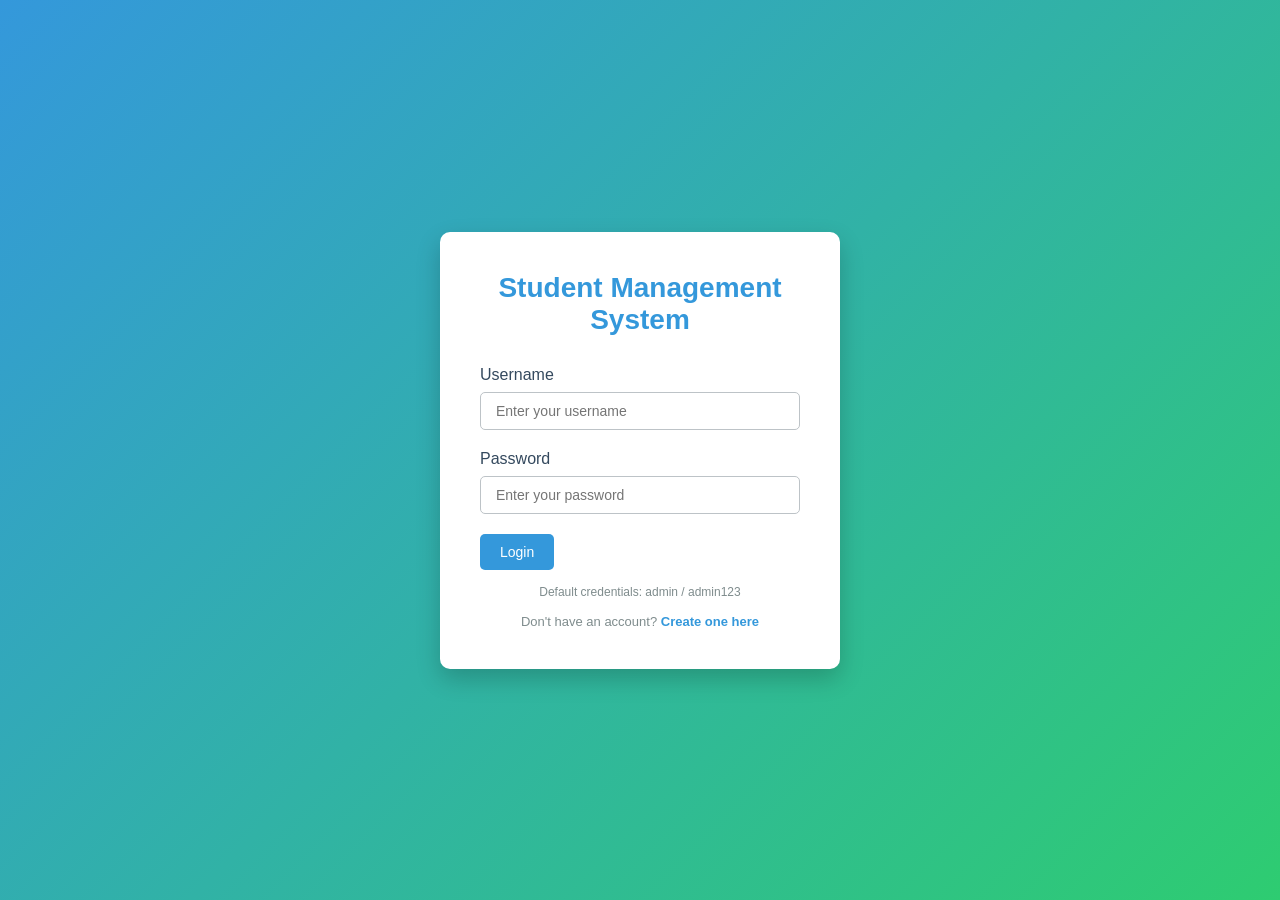
<file: frontend/index.html>
<!DOCTYPE html>
<html lang="en">
<head>
  <meta charset="UTF-8">
  <meta name="viewport" content="width=device-width, initial-scale=1.0">
  <title>Student Management System - Login</title>
  <link rel="stylesheet" href="css/styles.css">
</head>
<body class="login-page">
  <div class="login-container">
    <div class="login-box">
      <h1>Student Management System</h1>
      <form id="loginForm">
        <div class="form-group">
          <label for="username">Username</label>
          <input type="text" id="username" name="username" placeholder="Enter your username" required>
        </div>
        <div class="form-group">
          <label for="password">Password</label>
          <input type="password" id="password" name="password" placeholder="Enter your password" required>
        </div>
        <button type="submit" class="btn-primary">Login</button>
      </form>
      <p class="login-note">Default credentials: admin / admin123</p>
      <p class="login-register">Don't have an account? <a href="register.html">Create one here</a></p>
      <div id="loginError" class="error-message"></div>
    </div>
  </div>

  <script src="js/utils.js"></script>
  <script src="js/app.js"></script>
  <script>
    document.getElementById('loginForm').addEventListener('submit', async (e) => {
      e.preventDefault();
      const username = document.getElementById('username').value;
      const password = document.getElementById('password').value;
      const errorDiv = document.getElementById('loginError');

      try {
        const response = await fetch('/api/auth/login', {
          method: 'POST',
          headers: { 'Content-Type': 'application/json' },
          body: JSON.stringify({ username, password })
        });

        const data = await response.json();
        if (!response.ok) throw new Error(data.error);

        localStorage.setItem('token', data.token);
        localStorage.setItem('user', JSON.stringify(data.user));
        window.location.href = '/dashboard.html';
      } catch (error) {
        errorDiv.textContent = 'Login failed: ' + error.message;
        errorDiv.style.display = 'block';
      }
    });
  </script>
</body>
</html>
</file>
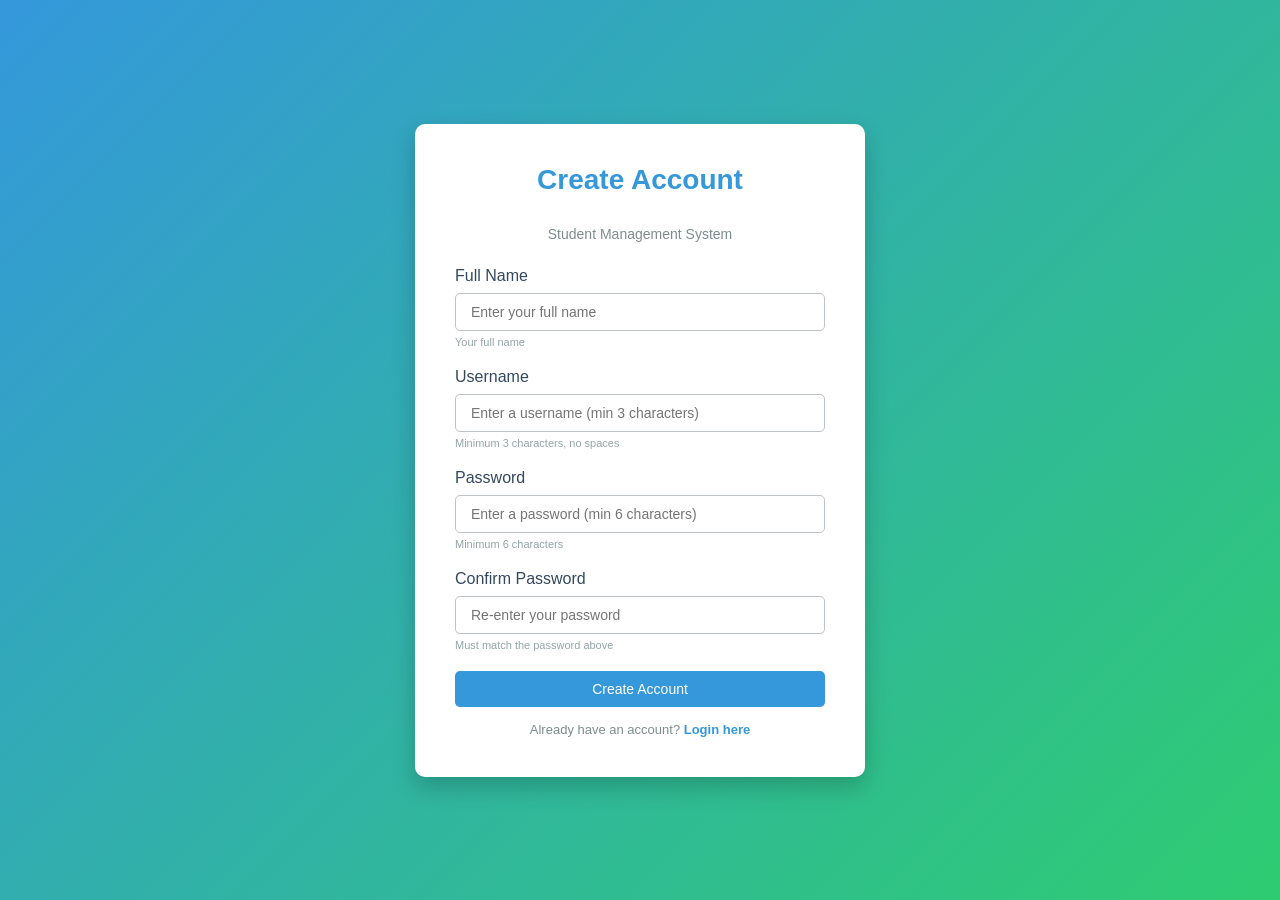
<file: frontend/register.html>
<!DOCTYPE html>
<html lang="en">
<head>
  <meta charset="UTF-8">
  <meta name="viewport" content="width=device-width, initial-scale=1.0">
  <title>Create Account - Student Management System</title>
  <link rel="stylesheet" href="css/styles.css">
</head>
<body class="login-page">
  <div class="login-container">
    <div class="login-box register-box">
      <h1>Create Account</h1>
      <p class="form-subtitle">Student Management System</p>
      <form id="registerForm">
        <div class="form-group">
          <label for="name">Full Name</label>
          <input type="text" id="name" name="name" placeholder="Enter your full name" required>
          <small class="form-hint">Your full name</small>
        </div>
        <div class="form-group">
          <label for="username">Username</label>
          <input type="text" id="username" name="username" placeholder="Enter a username (min 3 characters)" required>
          <small class="form-hint">Minimum 3 characters, no spaces</small>
        </div>
        <div class="form-group">
          <label for="password">Password</label>
          <input type="password" id="password" name="password" placeholder="Enter a password (min 6 characters)" required>
          <small class="form-hint">Minimum 6 characters</small>
        </div>
        <div class="form-group">
          <label for="confirmPassword">Confirm Password</label>
          <input type="password" id="confirmPassword" name="confirmPassword" placeholder="Re-enter your password" required>
          <small class="form-hint">Must match the password above</small>
        </div>
        <button type="submit" class="btn-primary btn-full">Create Account</button>
      </form>
      <p class="login-register">Already have an account? <a href="index.html">Login here</a></p>
      <div id="registerError" class="error-message"></div>
      <div id="registerSuccess" class="success-message"></div>
    </div>
  </div>

  <script src="js/utils.js"></script>
  <script>
    document.getElementById('registerForm').addEventListener('submit', async (e) => {
      e.preventDefault();
      const errorDiv = document.getElementById('registerError');
      const successDiv = document.getElementById('registerSuccess');
      
      // Clear messages
      errorDiv.textContent = '';
      errorDiv.style.display = 'none';
      successDiv.textContent = '';
      successDiv.style.display = 'none';

      const name = document.getElementById('name').value.trim();
      const username = document.getElementById('username').value.trim();
      const password = document.getElementById('password').value;
      const confirmPassword = document.getElementById('confirmPassword').value;

      // Validation
      if (!name) {
        showError(errorDiv, 'Please enter your full name');
        return;
      }

      if (name.length < 2) {
        showError(errorDiv, 'Full name must be at least 2 characters');
        return;
      }

      if (username.length < 3) {
        showError(errorDiv, 'Username must be at least 3 characters');
        return;
      }

      if (!/^[a-zA-Z0-9_]+$/.test(username)) {
        showError(errorDiv, 'Username can only contain letters, numbers, and underscores');
        return;
      }

      if (password.length < 6) {
        showError(errorDiv, 'Password must be at least 6 characters');
        return;
      }

      if (password !== confirmPassword) {
        showError(errorDiv, 'Passwords do not match');
        return;
      }

      try {
        const response = await fetch('/api/auth/register', {
          method: 'POST',
          headers: { 'Content-Type': 'application/json' },
          body: JSON.stringify({ name, username, password })
        });

        const data = await response.json();

        if (!response.ok) {
          throw new Error(data.error || 'Registration failed');
        }

        successDiv.textContent = '✓ Account created successfully! Redirecting to login...';
        successDiv.style.display = 'block';
        
        // Clear form
        document.getElementById('registerForm').reset();

        // Redirect after 2 seconds
        setTimeout(() => {
          window.location.href = '/index.html';
        }, 2000);
      } catch (error) {
        showError(errorDiv, error.message);
      }
    });

    function showError(element, message) {
      element.textContent = '✗ ' + message;
      element.style.display = 'block';
    }
  </script>
</body>
</html>
</file>
<file: frontend/css/styles.css>
* {
  margin: 0;
  padding: 0;
  box-sizing: border-box;
}

:root {
  --primary-color: #3498db;
  --secondary-color: #2ecc71;
  --danger-color: #e74c3c;
  --dark-color: #2c3e50;
  --light-color: #ecf0f1;
  --border-color: #bdc3c7;
  --text-color: #34495e;
}

body {
  font-family: 'Segoe UI', Tahoma, Geneva, Verdana, sans-serif;
  color: var(--text-color);
  background-color: #f5f5f5;
}

/* Login Page */
.login-page {
  display: flex;
  justify-content: center;
  align-items: center;
  min-height: 100vh;
  background: linear-gradient(135deg, var(--primary-color), var(--secondary-color));
}

.login-container {
  width: 100%;
  display: flex;
  justify-content: center;
  align-items: center;
}

.login-box {
  background: white;
  padding: 40px;
  border-radius: 10px;
  box-shadow: 0 10px 25px rgba(0, 0, 0, 0.2);
  width: 100%;
  max-width: 400px;
}

.login-box h1 {
  text-align: center;
  color: var(--primary-color);
  margin-bottom: 30px;
  font-size: 28px;
}

.login-note {
  text-align: center;
  color: #7f8c8d;
  margin-top: 15px;
  font-size: 12px;
}

.login-register {
  text-align: center;
  color: #7f8c8d;
  margin-top: 15px;
  font-size: 13px;
}

.login-register a {
  color: var(--primary-color);
  text-decoration: none;
  font-weight: 600;
  transition: color 0.3s ease;
}

.login-register a:hover {
  color: #2980b9;
  text-decoration: underline;
}

/* Layout */
.layout {
  display: grid;
  grid-template-columns: 250px 1fr;
  min-height: 100vh;
}

.sidebar {
  background-color: var(--dark-color);
  color: white;
  padding: 20px;
  display: flex;
  flex-direction: column;
  box-shadow: 2px 0 10px rgba(0, 0, 0, 0.1);
}

.sidebar-header h2 {
  color: var(--primary-color);
  margin-bottom: 30px;
  font-size: 24px;
}

.nav-menu {
  list-style: none;
  flex: 1;
}

.nav-link {
  display: block;
  color: white;
  padding: 12px 15px;
  text-decoration: none;
  border-radius: 5px;
  margin-bottom: 5px;
  transition: all 0.3s ease;
  cursor: pointer;
}

.nav-link:hover,
.nav-link.active {
  background-color: var(--primary-color);
  padding-left: 25px;
}

.sidebar-footer {
  padding-top: 20px;
  border-top: 1px solid rgba(255, 255, 255, 0.1);
}

/* Main Content */
.main-content {
  display: flex;
  flex-direction: column;
  background-color: #f5f5f5;
}

.top-bar {
  background-color: white;
  padding: 20px 30px;
  display: flex;
  justify-content: space-between;
  align-items: center;
  box-shadow: 0 2px 10px rgba(0, 0, 0, 0.1);
}

.top-bar-left h1 {
  color: var(--dark-color);
  font-size: 28px;
}

.top-bar-right span {
  color: var(--text-color);
  font-weight: 500;
}

.content-area {
  padding: 30px;
  flex: 1;
  overflow-y: auto;
}

/* Dashboard Grid */
.dashboard-grid {
  display: grid;
  grid-template-columns: repeat(auto-fit, minmax(250px, 1fr));
  gap: 20px;
  margin-bottom: 30px;
}

.stat-card {
  background: white;
  padding: 25px;
  border-radius: 8px;
  box-shadow: 0 2px 8px rgba(0, 0, 0, 0.1);
  border-left: 5px solid var(--primary-color);
}

.stat-card h3 {
  color: var(--text-color);
  font-size: 14px;
  margin-bottom: 10px;
  text-transform: uppercase;
}

.stat-number {
  font-size: 36px;
  font-weight: bold;
  color: var(--primary-color);
}

/* Container */
.container {
  background: white;
  padding: 25px;
  border-radius: 8px;
  box-shadow: 0 2px 8px rgba(0, 0, 0, 0.1);
  margin-bottom: 20px;
}

.container h2 {
  color: var(--dark-color);
  margin-bottom: 20px;
  font-size: 22px;
}

/* Forms */
.form-group {
  margin-bottom: 20px;
}

.form-row {
  display: grid;
  grid-template-columns: 1fr 1fr;
  gap: 20px;
}

.form-group label {
  display: block;
  color: var(--text-color);
  margin-bottom: 8px;
  font-weight: 500;
}

.form-group input,
.form-group select,
.form-group textarea {
  width: 100%;
  padding: 10px 15px;
  border: 1px solid var(--border-color);
  border-radius: 5px;
  font-size: 14px;
  font-family: inherit;
}

.form-group input:focus,
.form-group select:focus,
.form-group textarea:focus {
  outline: none;
  border-color: var(--primary-color);
  box-shadow: 0 0 0 3px rgba(52, 152, 219, 0.1);
}

.form-actions {
  display: flex;
  gap: 10px;
  margin-top: 20px;
}

/* Modal */
.modal {
  position: fixed;
  top: 0;
  left: 0;
  right: 0;
  bottom: 0;
  background-color: rgba(0, 0, 0, 0.5);
  display: flex;
  justify-content: center;
  align-items: center;
  z-index: 1000;
}

.modal-content {
  background: white;
  padding: 30px;
  border-radius: 8px;
  width: 90%;
  max-width: 500px;
  max-height: 90vh;
  overflow-y: auto;
  position: relative;
}

.modal-content h2 {
  color: var(--dark-color);
  margin-bottom: 20px;
}

.close {
  position: absolute;
  top: 15px;
  right: 20px;
  font-size: 28px;
  cursor: pointer;
  color: #7f8c8d;
}

.close:hover {
  color: var(--dark-color);
}

/* Tables */
.data-table {
  width: 100%;
  border-collapse: collapse;
  margin-top: 15px;
}

.data-table thead {
  background-color: var(--light-color);
}

.data-table th {
  padding: 15px;
  text-align: left;
  color: var(--dark-color);
  font-weight: 600;
  border-bottom: 2px solid var(--border-color);
}

.data-table td {
  padding: 12px 15px;
  border-bottom: 1px solid var(--border-color);
}

.data-table tbody tr:hover {
  background-color: #f9f9f9;
}

/* Buttons */
.btn-primary,
.btn-secondary,
.btn-danger,
.btn-small {
  padding: 10px 20px;
  border: none;
  border-radius: 5px;
  cursor: pointer;
  font-size: 14px;
  font-weight: 500;
  transition: all 0.3s ease;
}

.btn-primary {
  background-color: var(--primary-color);
  color: white;
}

.btn-primary:hover {
  background-color: #2980b9;
  transform: translateY(-2px);
  box-shadow: 0 4px 8px rgba(0, 0, 0, 0.1);
}

.btn-full {
  width: 100%;
}

.form-hint {
  display: block;
  font-size: 11px;
  color: #95a5a6;
  margin-top: 5px;
}

.form-subtitle {
  text-align: center;
  color: #7f8c8d;
  font-size: 14px;
  margin-bottom: 25px;
}

.register-box {
  max-width: 450px;
}

.success-message {
  display: none;
  background-color: #d5f4e6;
  color: #27ae60;
  padding: 15px;
  border-radius: 5px;
  margin-top: 15px;
  border-left: 4px solid #27ae60;
  font-weight: 500;
}

.btn-secondary {
  background-color: #95a5a6;
  color: white;
}

.btn-secondary:hover {
  background-color: #7f8c8d;
}

.btn-danger {
  background-color: var(--danger-color);
  color: white;
}

.btn-danger:hover {
  background-color: #c0392b;
}

.btn-small {
  padding: 6px 12px;
  font-size: 12px;
  margin-right: 5px;
}

.cancel-btn {
  background-color: #95a5a6;
  color: white;
}

/* Search Input */
.search-input {
  padding: 10px 15px;
  border: 1px solid var(--border-color);
  border-radius: 5px;
  width: 100%;
  max-width: 300px;
  font-size: 14px;
  margin-bottom: 15px;
}

.filter-bar {
  display: flex;
  gap: 15px;
  margin-bottom: 20px;
  flex-wrap: wrap;
}

.filter-bar input,
.filter-bar select {
  padding: 10px 15px;
  border: 1px solid var(--border-color);
  border-radius: 5px;
  font-size: 14px;
  flex: 1;
  min-width: 150px;
}

/* Badges */
.badge {
  display: inline-block;
  padding: 5px 12px;
  border-radius: 20px;
  font-size: 12px;
  font-weight: 500;
}

.badge.active {
  background-color: #d5f4e6;
  color: #27ae60;
}

.badge.inactive {
  background-color: #fadbd8;
  color: #c0392b;
}

.badge.present {
  background-color: #d5f4e6;
  color: #27ae60;
}

.badge.absent {
  background-color: #fadbd8;
  color: #c0392b;
}

.badge.late {
  background-color: #fef5e7;
  color: #f39c12;
}

.badge.status-present {
  background-color: #d5f4e6;
  color: #27ae60;
}

.badge.status-absent {
  background-color: #fadbd8;
  color: #c0392b;
}

.badge.status-late {
  background-color: #fef5e7;
  color: #f39c12;
}

.badge.grade-A,
.badge.grade-A- {
  background-color: #d5f4e6;
  color: #27ae60;
}

.badge.grade-B,
.badge.grade-B-,
.badge.grade-B+ {
  background-color: #d6eaf8;
  color: #2980b9;
}

.badge.grade-C,
.badge.grade-C-,
.badge.grade-C+ {
  background-color: #fef5e7;
  color: #f39c12;
}

.badge.role-admin {
  background-color: #fadbd8;
  color: #c0392b;
}

.badge.role-staff {
  background-color: #d6eaf8;
  color: #2980b9;
}

.alert {
  padding: 15px;
  border-radius: 5px;
  margin-bottom: 20px;
  border-left: 4px solid;
}

.alert-info {
  background-color: #d6eaf8;
  color: #2980b9;
  border-left-color: #2980b9;
}

/* Tabs */
.tabs {
  display: flex;
  gap: 10px;
  margin-bottom: 20px;
  border-bottom: 2px solid var(--border-color);
}

.tab-btn {
  padding: 12px 20px;
  background: none;
  border: none;
  border-bottom: 3px solid transparent;
  cursor: pointer;
  color: var(--text-color);
  font-weight: 500;
  transition: all 0.3s ease;
}

.tab-btn:hover {
  color: var(--primary-color);
}

.tab-btn.active {
  color: var(--primary-color);
  border-bottom-color: var(--primary-color);
}

.tab-content {
  display: none;
}

.tab-content.active {
  display: block;
}

/* Report Sections */
.report-section {
  background-color: #f9f9f9;
  padding: 20px;
  border-radius: 5px;
  margin-bottom: 20px;
  border-left: 4px solid var(--primary-color);
}

.report-section h3 {
  color: var(--dark-color);
  margin-bottom: 15px;
  font-size: 18px;
}

.report-section p {
  margin-bottom: 10px;
  color: var(--text-color);
}

.highlight {
  color: var(--primary-color);
  font-size: 18px;
}

/* Error Message */
.error-message {
  display: none;
  background-color: #fadbd8;
  color: #c0392b;
  padding: 15px;
  border-radius: 5px;
  margin-top: 15px;
  border-left: 4px solid #c0392b;
}

/* Responsive Design */
@media (max-width: 768px) {
  .layout {
    grid-template-columns: 1fr;
  }

  .sidebar {
    position: fixed;
    left: -250px;
    top: 0;
    height: 100vh;
    z-index: 999;
    transition: left 0.3s ease;
  }

  .sidebar.active {
    left: 0;
  }

  .top-bar {
    flex-direction: column;
    gap: 15px;
  }

  .dashboard-grid {
    grid-template-columns: 1fr;
  }

  .form-row {
    grid-template-columns: 1fr;
  }

  .data-table {
    font-size: 12px;
  }

  .data-table th,
  .data-table td {
    padding: 8px;
  }

  .filter-bar {
    flex-direction: column;
  }

  .filter-bar input,
  .filter-bar select,
  .search-input {
    max-width: 100%;
  }
}
</file>
